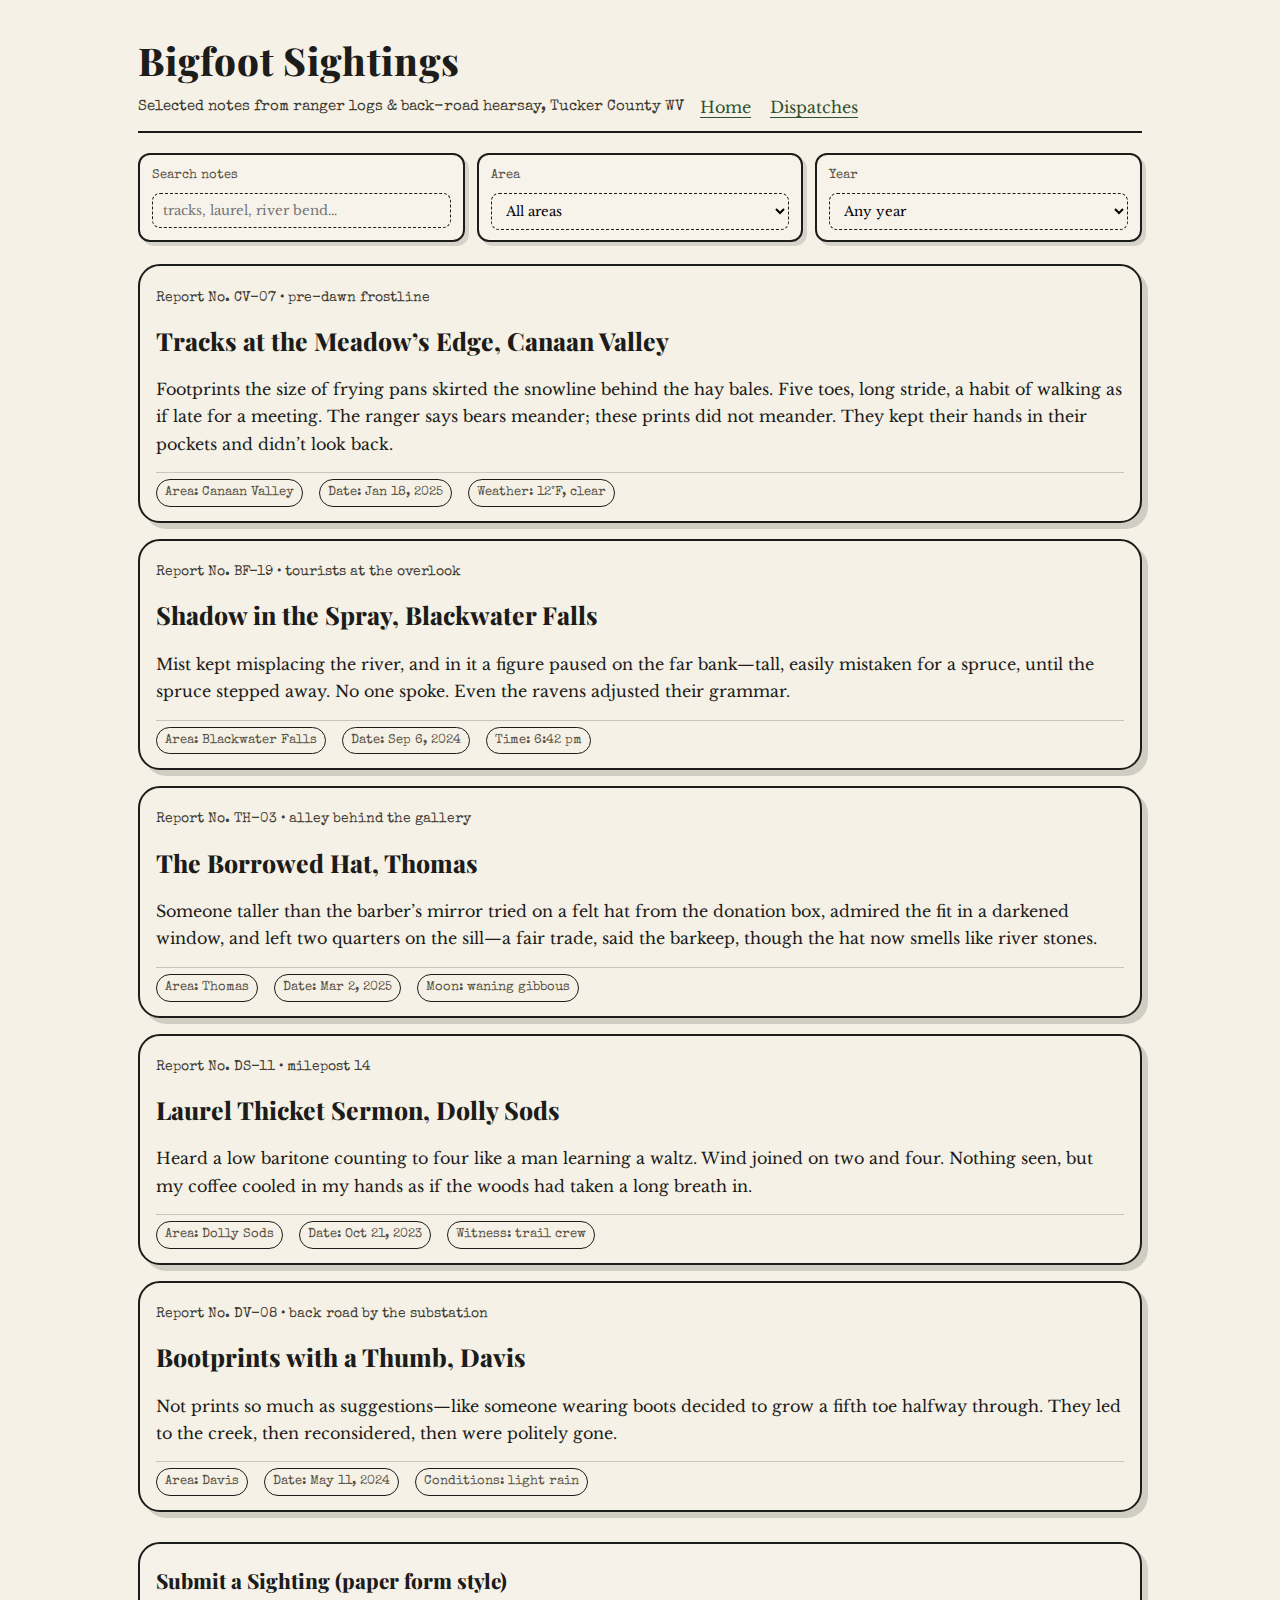
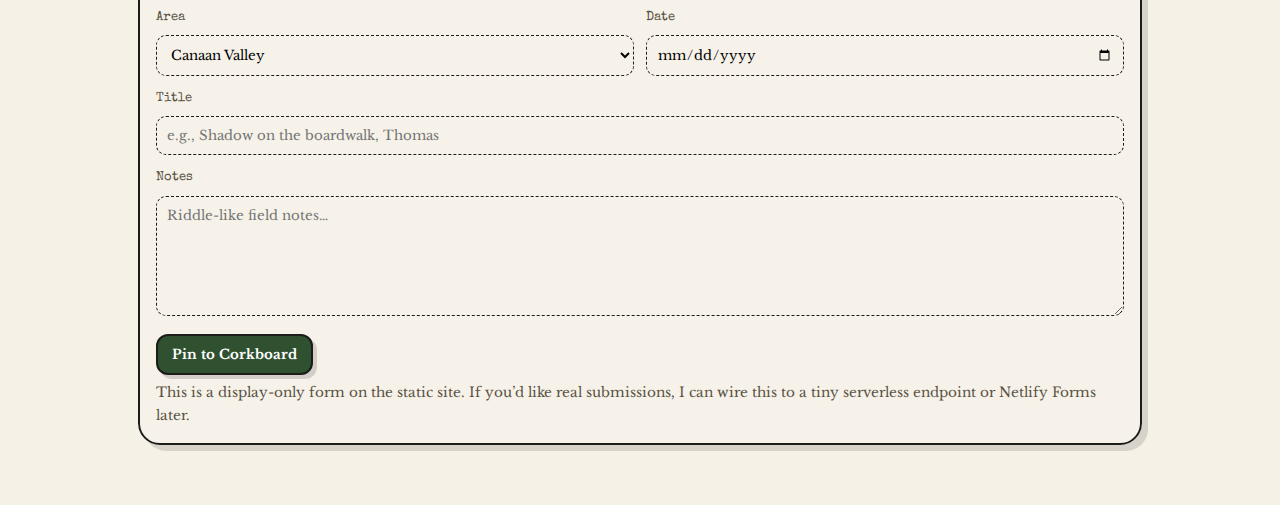
<file: posts/bigfoot-sightings.html>
<!DOCTYPE html>
<html lang="en">
<head>
  <meta charset="UTF-8" />
  <title>Bigfoot Sightings — The Blackwater Flyer</title>
  <meta name="viewport" content="width=device-width, initial-scale=1" />

  <!-- Fonts -->
  <link href="https://fonts.googleapis.com/css2?family=Libre+Baskerville:ital,wght@0,400;0,700;1,400&family=Playfair+Display:wght@700;800&family=Special+Elite&display=swap" rel="stylesheet">

  <style>
    /* ===== Blackwater Flyer Palette / Type ===== */
    :root{
      --ink:#1C1C1A;
      --paper:#F5F1E6;
      --pine:#2F5130;
      --cedar:#4D3B2F;
      --accent:#9B3E2A;
      --muted:#5a5346;
      --radius:12px;
      --radius-lg:22px;
      --ring: rgba(0,0,0,.12);
      --max: 1040px;
    }
    *{box-sizing:border-box}
    body{
      margin:0; background:var(--paper); color:var(--ink);
      font-family:'Libre Baskerville', Georgia, serif; line-height:1.7;
    }
    .wrap{max-width:var(--max); margin:0 auto; padding:28px 18px 60px}
    header{
      display:flex; align-items:flex-end; gap:16px; flex-wrap:wrap; margin-bottom:20px;
      border-bottom:2px solid var(--ink); padding-bottom:10px;
    }
    .brand{
      font-family:'Playfair Display', serif; font-weight:800;
      font-size:clamp(1.5rem,1.1rem + 1.8vw,2.4rem); letter-spacing:.02em; margin:0;
    }
    .subtitle{
      font-family:'Special Elite', monospace; color:#3f3b33; margin:2px 0 0 0; font-size:.95rem;
    }
    nav a{
      text-decoration:none; color:var(--pine); border-bottom:1px solid currentColor; margin-right:14px;
    }
    nav a:hover{color:var(--cedar)}

    /* ===== Controls ===== */
    .controls{
      display:grid; grid-template-columns: 1fr 1fr 1fr; gap:12px; margin:18px 0 22px;
    }
    .control{
      background:#fff3; border:2px solid var(--ink); border-radius:var(--radius);
      padding:10px 12px; box-shadow:4px 4px 0 var(--ring);
    }
    .control label{
      display:block; font-size:.82rem; color:var(--muted); margin-bottom:6px;
      font-family:'Special Elite', monospace;
    }
    .control input[type="search"],
    .control select{
      width:100%; background:transparent; border:1px dashed var(--ink); border-radius:8px;
      padding:8px 10px; font-family:'Libre Baskerville', serif;
    }

    /* ===== Cards ===== */
    .card{
      background:var(--paper); border:2px solid var(--ink); border-radius:var(--radius-lg);
      box-shadow:6px 6px 0 rgba(0,0,0,.15); padding:16px 16px 14px; margin:16px 0;
    }
    .card h2{
      font-family:'Playfair Display', serif; font-weight:800; margin:.2rem 0 .2rem;
      font-size:clamp(1.1rem,1rem + 1vw,1.55rem);
    }
    .meta{
      display:flex; flex-wrap:wrap; gap:10px 16px; font-size:.9rem; color:var(--muted);
      border-top:1px solid rgba(0,0,0,.18); padding-top:6px; margin-top:8px;
    }
    .chip{
      display:inline-block; padding:2px 8px; border:1px solid var(--ink); border-radius:999px;
      font-size:.8rem; font-family:'Special Elite', monospace;
    }
    .body p{margin:.9rem 0}
    .kicker{
      font-family:'Special Elite', monospace; color:#3f3b33; font-size:.9rem; margin:.2rem 0 .6rem;
    }

    /* ===== “Add a Sighting” (static) ===== */
    .add{
      margin-top:30px; padding:16px; border:2px solid var(--ink); border-radius:var(--radius-lg);
      box-shadow:6px 6px 0 rgba(0,0,0,.12); background:#fff2;
    }
    .add h3{
      font-family:'Playfair Display', serif; font-weight:800; margin:.2rem 0 8px;
      font-size:clamp(1.05rem,1rem + .6vw,1.3rem);
    }
    .grid{
      display:grid; grid-template-columns:1fr 1fr; gap:12px;
    }
    .grid .full{grid-column:1/-1}
    .add label{display:block; font-size:.82rem; color:var(--muted); margin-bottom:6px; font-family:'Special Elite',monospace}
    .add input, .add textarea, .add select{
      width:100%; padding:10px; border:1px dashed var(--ink); border-radius:10px; background:transparent;
      font-family:'Libre Baskerville', serif;
    }
    .add textarea{min-height:120px}
    .btn{
      display:inline-block; margin-top:10px; text-decoration:none; cursor:pointer;
      border:2px solid var(--ink); border-radius:12px; padding:10px 14px; background:var(--pine);
      color:#fff; font-weight:700; font-family:'Libre Baskerville', serif;
      box-shadow:4px 4px 0 rgba(0,0,0,.14);
    }
    .btn:hover{filter:brightness(1.05)}
    .note{font-size:.85rem; color:var(--muted); margin-top:6px}

    /* ===== Responsive ===== */
    @media (max-width:780px){
      .controls{grid-template-columns:1fr}
      .grid{grid-template-columns:1fr}
    }
  </style>
</head>
<body>
  <div class="wrap">
    <header>
      <div>
        <h1 class="brand">Bigfoot Sightings</h1>
        <p class="subtitle">Selected notes from ranger logs & back-road hearsay, Tucker County WV</p>
      </div>
      <nav aria-label="breadcrumb">
        <a href="/">Home</a>
        <a href="/posts/">Dispatches</a>
      </nav>
    </header>

    <!-- === Controls === -->
    <section class="controls" aria-label="Filters">
      <div class="control">
        <label for="q">Search notes</label>
        <input type="search" id="q" placeholder="tracks, laurel, river bend…" />
      </div>
      <div class="control">
        <label for="area">Area</label>
        <select id="area">
          <option value="">All areas</option>
          <option>Davis</option>
          <option>Thomas</option>
          <option>Blackwater Falls</option>
          <option>Canaan Valley</option>
          <option>Dolly Sods</option>
        </select>
      </div>
      <div class="control">
        <label for="year">Year</label>
        <select id="year">
          <option value="">Any year</option>
          <option>2025</option>
          <option>2024</option>
          <option>2023</option>
        </select>
      </div>
    </section>

    <!-- === Sightings List ===
      HOW TO ADD ONE:
      1) Duplicate a .card block below
      2) Change data-area and data-year attributes
      3) Update title/date/location and the prose in the .body
    -->
    <section id="list" aria-live="polite">

      <article class="card" data-area="Canaan Valley" data-year="2025">
        <div class="kicker">Report No. CV-07 • pre-dawn frostline</div>
        <h2>Tracks at the Meadow’s Edge, Canaan Valley</h2>
        <div class="body">
          <p>Footprints the size of frying pans skirted the snowline behind the hay bales. Five toes, long stride, a habit of walking as if late for a meeting. The ranger says bears meander; these prints did not meander. They kept their hands in their pockets and didn’t look back.</p>
        </div>
        <div class="meta">
          <span class="chip">Area: Canaan Valley</span>
          <span class="chip">Date: Jan 18, 2025</span>
          <span class="chip">Weather: 12°F, clear</span>
        </div>
      </article>

      <article class="card" data-area="Blackwater Falls" data-year="2024">
        <div class="kicker">Report No. BF-19 • tourists at the overlook</div>
        <h2>Shadow in the Spray, Blackwater Falls</h2>
        <div class="body">
          <p>Mist kept misplacing the river, and in it a figure paused on the far bank—tall, easily mistaken for a spruce, until the spruce stepped away. No one spoke. Even the ravens adjusted their grammar.</p>
        </div>
        <div class="meta">
          <span class="chip">Area: Blackwater Falls</span>
          <span class="chip">Date: Sep 6, 2024</span>
          <span class="chip">Time: 6:42 pm</span>
        </div>
      </article>

      <article class="card" data-area="Thomas" data-year="2025">
        <div class="kicker">Report No. TH-03 • alley behind the gallery</div>
        <h2>The Borrowed Hat, Thomas</h2>
        <div class="body">
          <p>Someone taller than the barber’s mirror tried on a felt hat from the donation box, admired the fit in a darkened window, and left two quarters on the sill—a fair trade, said the barkeep, though the hat now smells like river stones.</p>
        </div>
        <div class="meta">
          <span class="chip">Area: Thomas</span>
          <span class="chip">Date: Mar 2, 2025</span>
          <span class="chip">Moon: waning gibbous</span>
        </div>
      </article>

      <article class="card" data-area="Dolly Sods" data-year="2023">
        <div class="kicker">Report No. DS-11 • milepost 14</div>
        <h2>Laurel Thicket Sermon, Dolly Sods</h2>
        <div class="body">
          <p>Heard a low baritone counting to four like a man learning a waltz. Wind joined on two and four. Nothing seen, but my coffee cooled in my hands as if the woods had taken a long breath in.</p>
        </div>
        <div class="meta">
          <span class="chip">Area: Dolly Sods</span>
          <span class="chip">Date: Oct 21, 2023</span>
          <span class="chip">Witness: trail crew</span>
        </div>
      </article>

      <article class="card" data-area="Davis" data-year="2024">
        <div class="kicker">Report No. DV-08 • back road by the substation</div>
        <h2>Bootprints with a Thumb, Davis</h2>
        <div class="body">
          <p>Not prints so much as suggestions—like someone wearing boots decided to grow a fifth toe halfway through. They led to the creek, then reconsidered, then were politely gone.</p>
        </div>
        <div class="meta">
          <span class="chip">Area: Davis</span>
          <span class="chip">Date: May 11, 2024</span>
          <span class="chip">Conditions: light rain</span>
        </div>
      </article>

    </section>

    <!-- === Add a Sighting (static) === -->
    <section class="add" aria-label="Add a sighting">
      <h3>Submit a Sighting (paper form style)</h3>
      <div class="grid">
        <div>
          <label for="s-area">Area</label>
          <select id="s-area">
            <option>Canaan Valley</option>
            <option>Blackwater Falls</option>
            <option>Thomas</option>
            <option>Davis</option>
            <option>Dolly Sods</option>
          </select>
        </div>
        <div>
          <label for="s-date">Date</label>
          <input id="s-date" type="date" />
        </div>
        <div class="full">
          <label for="s-title">Title</label>
          <input id="s-title" type="text" placeholder="e.g., Shadow on the boardwalk, Thomas" />
        </div>
        <div class="full">
          <label for="s-notes">Notes</label>
          <textarea id="s-notes" placeholder="Riddle-like field notes…"></textarea>
        </div>
      </div>
      <button class="btn" type="button" id="fake-submit">Pin to Corkboard</button>
      <div class="note">This is a display-only form on the static site. If you’d like real submissions, I can wire this to a tiny serverless endpoint or Netlify Forms later.</div>
    </section>
  </div>

  <script>
    // Simple filter & search for the static list
    (function(){
      const q = document.getElementById('q');
      const area = document.getElementById('area');
      const year = document.getElementById('year');
      const list = document.getElementById('list');
      const cards = Array.from(list.querySelectorAll('.card'));

      function apply(){
        const term = (q.value || '').toLowerCase();
        const a = area.value;
        const y = year.value;

        cards.forEach(c=>{
          const hay = c.textContent.toLowerCase();
          const okQ = !term || hay.includes(term);
          const okA = !a || c.dataset.area === a;
          const okY = !y || c.dataset.year === y;
          c.style.display = (okQ && okA && okY) ? '' : 'none';
        });
      }
      q.addEventListener('input', apply);
      area.addEventListener('change', apply);
      year.addEventListener('change', apply);

      // Fake submit for the static form
      document.getElementById('fake-submit').addEventListener('click', ()=>{
        alert('Thanks! On this static version, submissions aren’t stored. I can hook this to Netlify Forms or a tiny serverless function when you’re ready.');
      });
    })();
  </script>
</body>
</html>
</file>
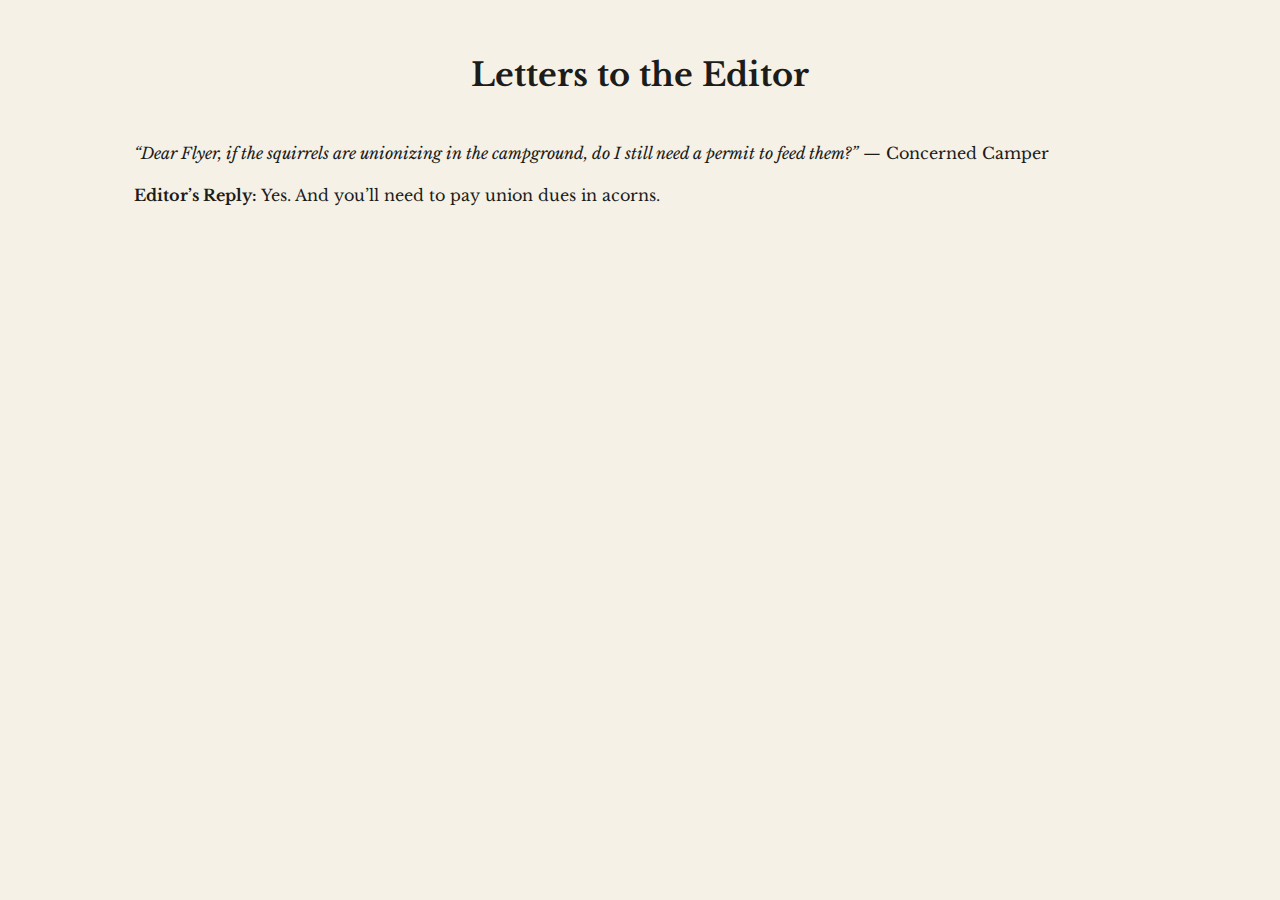
<file: posts/letters.html>
<!DOCTYPE html>
<html lang="en">
<head>
  <meta charset="utf-8">
  <title>Letters to the Editor - The Blackwater Flyer</title>
  <link rel="stylesheet" href="/assets/css/style.css">
</head>
<body>
  <header class="masthead">
    <div class="plaque">
      <h1>Letters to the Editor</h1>
    </div>
  </header>

  <main class="container">
    <article>
      <p><em>“Dear Flyer, if the squirrels are unionizing in the campground, do I still need a permit to feed them?”</em> — Concerned Camper</p>
      <p><strong>Editor’s Reply:</strong> Yes. And you’ll need to pay union dues in acorns.</p>
    </article>
  </main>
</body>
</html>
</file>
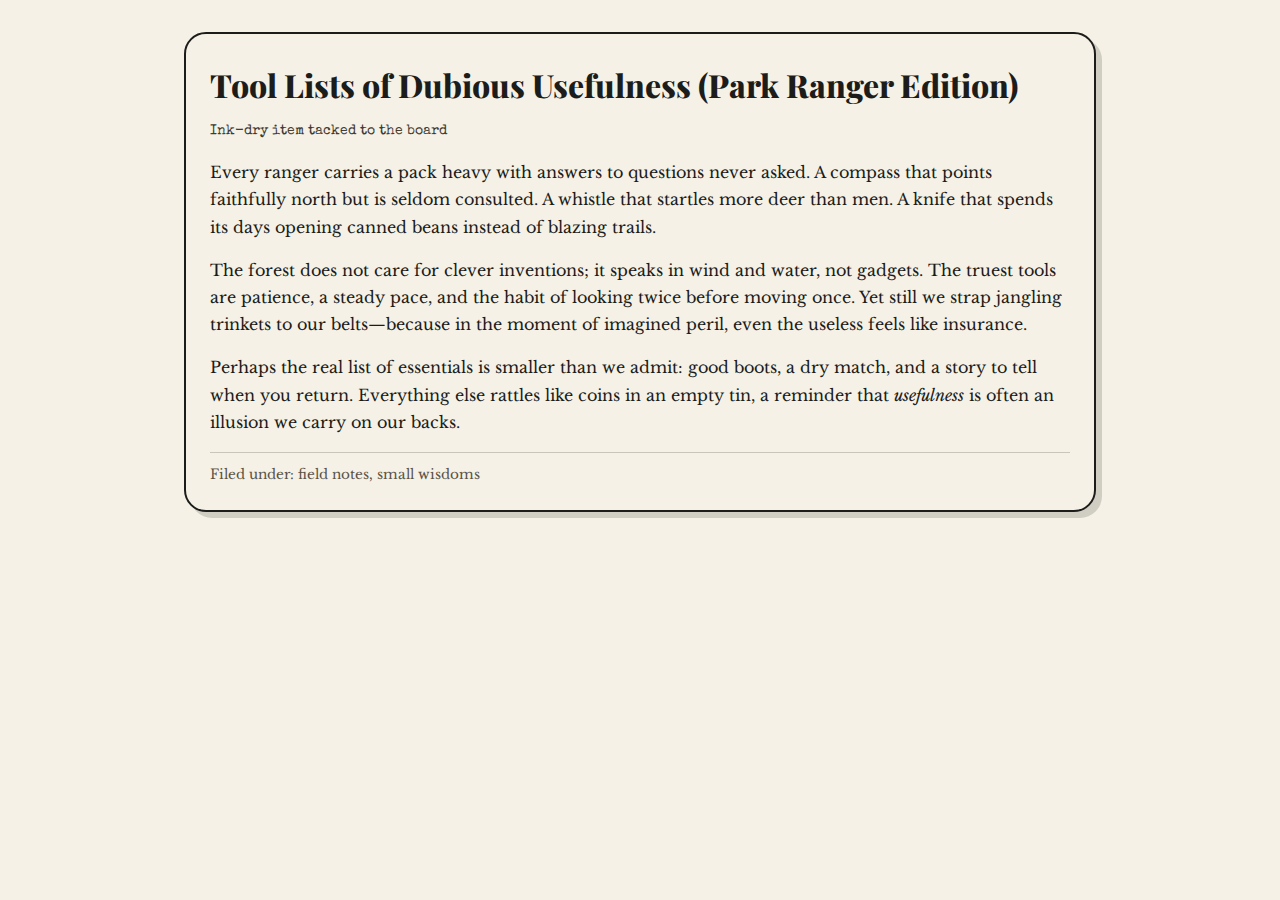
<file: posts/park-ranger-tools.html>
<!DOCTYPE html>
<html lang="en">
<head>
  <meta charset="UTF-8">
  <title>Tool Lists of Dubious Usefulness (Park Ranger Edition)</title>
  <meta name="viewport" content="width=device-width, initial-scale=1.0">

  <!-- Fonts & Styles -->
  <link href="https://fonts.googleapis.com/css2?family=Libre+Baskerville:ital,wght@0,400;0,700;1,400&family=Playfair+Display:wght@600;700;800&family=Special+Elite&display=swap" rel="stylesheet">
  <style>
    :root{
      --ink:#1C1C1A;
      --paper:#F5F1E6;
      --pine:#2F5130;
      --cedar:#4D3B2F;
      --accent:#9B3E2A;
      --radius:12px;
      --radius-lg:22px;
    }
    body{background:var(--paper);color:var(--ink);margin:0;padding:2rem;font-family:'Libre Baskerville',serif;line-height:1.7}
    .dispatch-card{
      background:var(--paper);
      border:2px solid var(--ink);
      border-radius:var(--radius-lg);
      box-shadow:6px 6px 0 rgba(0,0,0,.15);
      padding:1.5rem;
      max-width:860px;
      margin:0 auto;
    }
    .dispatch-title{font-family:'Playfair Display',serif;font-weight:800;font-size:2rem;margin:0 0 .4rem 0}
    .dispatch-sub{font-family:'Special Elite',monospace;color:#3f3b33;font-size:.9rem;margin-bottom:1rem}
    .dispatch-body p{margin:1rem 0}
    .dispatch-meta{font-size:.85rem;color:#5a5346;border-top:1px solid rgba(0,0,0,.18);padding-top:.6rem;margin-top:1rem}
  </style>
</head>
<body>
  <article class="dispatch-card">
    <h1 class="dispatch-title">Tool Lists of Dubious Usefulness (Park Ranger Edition)</h1>
    <div class="dispatch-sub">Ink-dry item tacked to the board</div>

    <div class="dispatch-body">
      <p>Every ranger carries a pack heavy with answers to questions never asked. A compass that points faithfully north but is seldom consulted. A whistle that startles more deer than men. A knife that spends its days opening canned beans instead of blazing trails.</p>
      <p>The forest does not care for clever inventions; it speaks in wind and water, not gadgets. The truest tools are patience, a steady pace, and the habit of looking twice before moving once. Yet still we strap jangling trinkets to our belts—because in the moment of imagined peril, even the useless feels like insurance.</p>
      <p>Perhaps the real list of essentials is smaller than we admit: good boots, a dry match, and a story to tell when you return. Everything else rattles like coins in an empty tin, a reminder that <em>usefulness</em> is often an illusion we carry on our backs.</p>
    </div>

    <div class="dispatch-meta">Filed under: field notes, small wisdoms</div>
  </article>
</body>
</html>
</file>
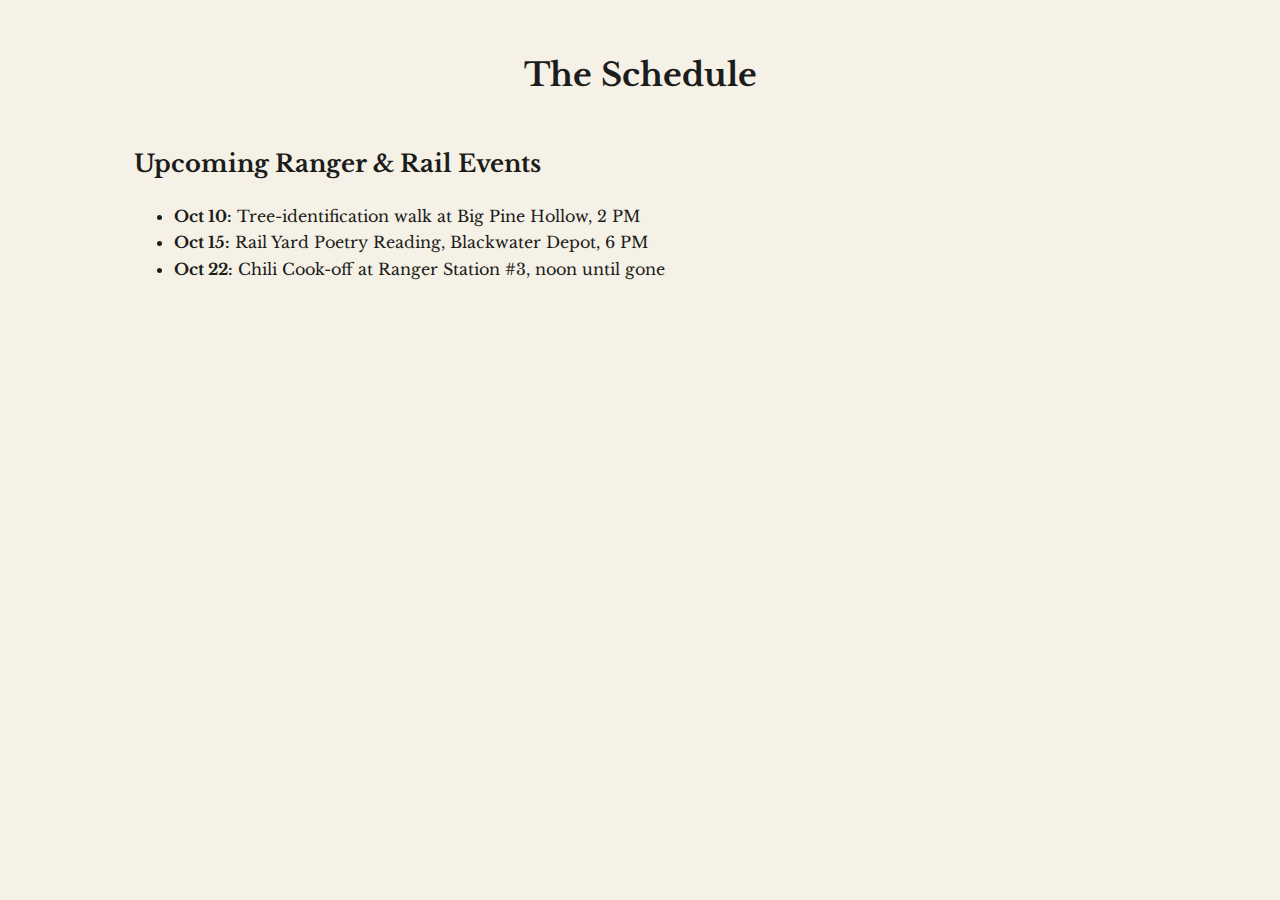
<file: posts/schedule.html>
<!DOCTYPE html>
<html lang="en">
<head>
  <meta charset="utf-8">
  <title>The Schedule - The Blackwater Flyer</title>
  <link rel="stylesheet" href="/assets/css/style.css">
</head>
<body>
  <header class="masthead">
    <div class="plaque">
      <h1>The Schedule</h1>
    </div>
  </header>

  <main class="container">
    <h2>Upcoming Ranger & Rail Events</h2>
    <ul>
      <li><strong>Oct 10:</strong> Tree-identification walk at Big Pine Hollow, 2 PM</li>
      <li><strong>Oct 15:</strong> Rail Yard Poetry Reading, Blackwater Depot, 6 PM</li>
      <li><strong>Oct 22:</strong> Chili Cook-off at Ranger Station #3, noon until gone</li>
    </ul>
  </main>
</body>
</html>
</file>
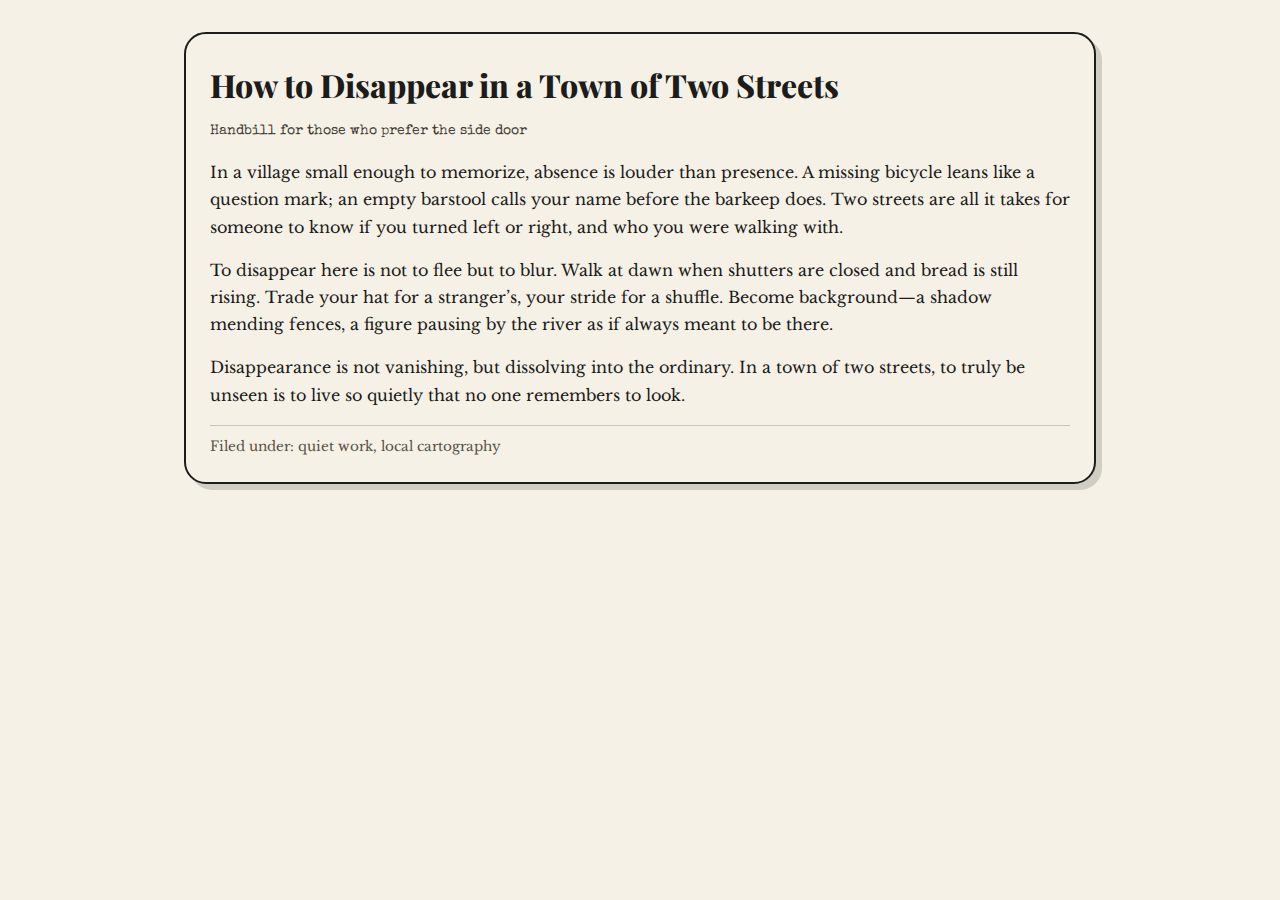
<file: posts/two-streets.html>
<!DOCTYPE html>
<html lang="en">
<head>
  <meta charset="UTF-8">
  <title>How to Disappear in a Town of Two Streets</title>
  <meta name="viewport" content="width=device-width, initial-scale=1.0">

  <!-- Fonts & Styles -->
  <link href="https://fonts.googleapis.com/css2?family=Libre+Baskerville:ital,wght@0,400;0,700;1,400&family=Playfair+Display:wght@600;700;800&family=Special+Elite&display=swap" rel="stylesheet">
  <style>
    :root{
      --ink:#1C1C1A;
      --paper:#F5F1E6;
      --pine:#2F5130;
      --cedar:#4D3B2F;
      --accent:#9B3E2A;
      --radius:12px;
      --radius-lg:22px;
    }
    body{background:var(--paper);color:var(--ink);margin:0;padding:2rem;font-family:'Libre Baskerville',serif;line-height:1.7}
    .dispatch-card{
      background:var(--paper);
      border:2px solid var(--ink);
      border-radius:var(--radius-lg);
      box-shadow:6px 6px 0 rgba(0,0,0,.15);
      padding:1.5rem;
      max-width:860px;
      margin:0 auto;
    }
    .dispatch-title{font-family:'Playfair Display',serif;font-weight:800;font-size:2rem;margin:0 0 .4rem 0}
    .dispatch-sub{font-family:'Special Elite',monospace;color:#3f3b33;font-size:.9rem;margin-bottom:1rem}
    .dispatch-body p{margin:1rem 0}
    .dispatch-meta{font-size:.85rem;color:#5a5346;border-top:1px solid rgba(0,0,0,.18);padding-top:.6rem;margin-top:1rem}
  </style>
</head>
<body>
  <article class="dispatch-card">
    <h1 class="dispatch-title">How to Disappear in a Town of Two Streets</h1>
    <div class="dispatch-sub">Handbill for those who prefer the side door</div>

    <div class="dispatch-body">
      <p>In a village small enough to memorize, absence is louder than presence. A missing bicycle leans like a question mark; an empty barstool calls your name before the barkeep does. Two streets are all it takes for someone to know if you turned left or right, and who you were walking with.</p>
      <p>To disappear here is not to flee but to blur. Walk at dawn when shutters are closed and bread is still rising. Trade your hat for a stranger’s, your stride for a shuffle. Become background—a shadow mending fences, a figure pausing by the river as if always meant to be there.</p>
      <p>Disappearance is not vanishing, but dissolving into the ordinary. In a town of two streets, to truly be unseen is to live so quietly that no one remembers to look.</p>
    </div>

    <div class="dispatch-meta">Filed under: quiet work, local cartography</div>
  </article>
</body>
</html>
</file>
<file: assets/css/style.css>
/* === The Blackwater Flyer — 1920s bulletin / train + park ranger vibe === */

/* Google Fonts first (must be before rules) */
@import url('https://fonts.googleapis.com/css2?family=Libre+Baskerville:ital,wght@0,400;0,700;1,400&family=Playfair+Display:wght@600;700;800&family=Special+Elite&display=swap');

:root{
  --ink:#1C1C1A;
  --paper:#F5F1E6;      /* cream newsprint */
  --pine:#2F5130;       /* ranger green */
  --cedar:#4D3B2F;      /* signpost brown */
  --accent:#9B3E2A;     /* barn red (sparingly) */
  --radius:12px;
  --radius-lg:22px;
  --container:1040px;
}

/* Base */
*{box-sizing:border-box}
html,body{
  margin:0;padding:0;background:var(--paper);color:var(--ink);
  font-family:'Libre Baskerville', Georgia, 'Times New Roman', serif;line-height:1.65
}
a{color:var(--ink)} a:hover{text-decoration:underline}
.smallcaps{font-variant:small-caps;letter-spacing:.12em}

/* Layout */
.container{max-width:var(--container);margin:0 auto;padding:0 14px 40px}
.grid{display:grid;grid-template-columns:1fr;gap:22px}
@media(min-width:900px){.grid{grid-template-columns:1.2fr .8fr}}

/* ===== Masthead (single plaque) ===== */
.masthead{
  margin:28px auto 14px;
  display:flex;justify-content:center;padding:0 16px;
}
.plaque{
  width:min(1100px,96vw);
  background:#efe8da;                  /* parchment */
  border:6px solid #3a2d23;            /* dark trim */
  border-radius:var(--radius-lg);
  box-shadow:0 3px 0 #3a2d23, 0 10px 24px rgba(0,0,0,.12);
  padding:28px 28px 20px;
  text-align:center;
}
.plaque-logo{display:block;width:100%;height:auto;margin:0 auto 8px}
.plaque-tag{
  margin:0;font-family:"Crimson Pro", Georgia, serif;
  letter-spacing:.12em;font-size:.95rem;opacity:.85
}

/* Remove any legacy ribbons/frames/sub-lines */
.header-ribbon,.mast-subline,.mastframe,.ribbon{display:none !important}
/* If an old sidebar/duplicate masthead exists, hide it */
.mast-aside,.hero-aside,.site-rail,.sidebar-title{display:none !important}

/* ===== Nav pills under the plaque ===== */
.flyer-nav{
  display:flex;gap:14px;justify-content:center;flex-wrap:wrap;
  padding:4px 16px 22px
}
.pill{
  border:2px dashed #3a2d23;border-radius:12px;
  padding:8px 14px;text-decoration:none;font-weight:600;
  color:#2b231c;background:#efe8da;box-shadow:0 1px 0 #3a2d23;
}
.pill:hover{transform:translateY(-1px);box-shadow:0 2px 0 #3a2d23}

/* ===== Cards / bulletin panels ===== */
.card{
  border:3px solid var(--ink);border-radius:var(--radius);
  background:#fffef8;box-shadow:0 2px 0 var(--ink)
}
.card + .card{margin-top:18px}
.card-header{
  padding:14px;border-bottom:2px solid var(--ink);
  background:repeating-linear-gradient(90deg,#fffef8,#fffef8 5px,#fff 6px,#fff 7px)
}
.card-title{
  font-family:'Playfair Display', Georgia, serif;
  font-size:28px;margin:0;letter-spacing:1px
}
.card-meta{
  font-family:'Special Elite', monospace;color:var(--cedar);
  margin-top:6px;font-size:13px
}
.card-body{padding:18px;font-size:18px;line-height:1.75}
.dropcap:first-letter{
  float:left;font-family:'Playfair Display', serif;font-size:64px;
  line-height:.9;padding-right:10px;color:var(--pine);text-transform:uppercase
}

/* ===== Sidebar notes ===== */
.note{
  border:2px solid var(--cedar);border-radius:var(--radius);
  background:#fff9f0;padding:14px;
  font-family:'Special Elite', monospace;font-size:15px
}
.note h4{margin:0 0 6px 0;font-size:16px;letter-spacing:1px}
.note ul{margin:0;padding-left:18px}
.note li{margin:6px 0}

/* Ornament & footer */
.orn{display:block;margin:12px auto 16px;height:14px;width:auto}
.footer{
  max-width:var(--container);margin:16px auto 36px;padding:10px 14px;
  border-top:2px dashed var(--cedar);color:var(--cedar);
  font-family:'Special Elite', monospace
}

/* Minor spacing before first article card */
main,.content,.page-body{margin-top:8px}

/* Responsive tweaks */
@media(max-width:640px){
  .plaque{border-width:5px;border-radius:18px;padding:20px}
  .plaque-tag{font-size:.9rem;letter-spacing:.10em}
  .pill{padding:7px 12px}
}

/* Remove legacy masthead frame */
.masthead{
  margin: 28px auto 14px;
  padding: 0 16px;
  display: flex;
  justify-content: center;
  border: none !important;
  background: none !important;
  box-shadow: none !important;
}

/* If you kept the <p class="plaque-tag"> in HTML, hide it to avoid duplication */
.plaque-tag{ display: none !important; }

/* Remove the extra outer masthead border/background */
.masthead {
  margin: 28px auto 14px;
  display: flex;
  justify-content: center;
  padding: 0 16px;
  border: none !important;
  background: none !important;
  box-shadow: none !important;
}

/* Make the inner plaque larger so it fills nicely */
.plaque {
  width: min(1150px, 98vw);  /* was 1100px */
  padding: 36px 36px 28px;   /* more breathing room */
  border-width: 6px;
}

/* Remove the outer masthead frame so only the plaque shows */
.masthead {
  border: none !important;
  background: none !important;
  box-shadow: none !important;
  padding: 0 16px;
  margin: 28px auto 14px;
  display: flex;
  justify-content: center;
}

/* --- Use ONLY the inner frame baked into the SVG logo --- */
.masthead{
  margin:28px auto 14px;
  padding:0 16px;
  display:flex;
  justify-content:center;
  border:none !important;
  background:none !important;
  box-shadow:none !important;
}

/* remove outer box from the wrapper */
.plaque{
  width:min(1200px,98vw);
  padding:0 !important;
  border:none !important;
  background:none !important;
  box-shadow:none !important;
}

/* scale the SVG nicely */
.plaque-logo{
  display:block;
  width:100%;
  height:auto;
  margin:0 auto;
}

/* if any strapline text exists under the SVG, hide it (SVG already has one) */
.plaque-tag{ display:none !important; }

/* === Dispatch Card Styles (Blackwater Flyer) === */
@import url('https://fonts.googleapis.com/css2?family=Libre+Baskerville:ital,wght@0,400;0,700;1,400&family=Playfair+Display:wght@600;700;800&family=Special+Elite&display=swap');

:root{
  --ink:#1C1C1A;
  --paper:#F5F1E6;
  --pine:#2F5130;
  --cedar:#4D3B2F;
  --accent:#9B3E2A;
  --radius:12px;
  --radius-lg:22px;
}

.dispatch-card{
  background:var(--paper);
  color:var(--ink);
  border:2px solid var(--ink);
  border-radius:var(--radius-lg);
  box-shadow:6px 6px 0 rgba(0,0,0,.15);
  padding:1.25rem 1.25rem 1.5rem;
  max-width:860px;
  margin:1.25rem auto;
}

.dispatch-title{
  font-family:'Playfair Display', serif;
  font-weight:800;
  font-size:clamp(1.4rem, 1.1rem + 1.2vw, 2rem);
  margin:0 0 .25rem 0;
}

.dispatch-sub{
  font-family:'Special Elite', monospace;
  color:#3f3b33;
  font-size:.9rem;
  margin:.1rem 0 1rem 0;
}

.dispatch-meta{
  font-family:'Libre Baskerville', serif;
  font-size:.85rem;
  color:#5a5346;
  border-top:1px solid rgba(0,0,0,.18);
  padding-top:.6rem;
  margin-top:.4rem;
}

.dispatch-body{
  font-family:'Libre Baskerville', serif;
  line-height:1.7;
  font-size:1rem;
}

.dispatch-body p{margin:.8rem 0}
.dispatch-body em{font-style:italic}
.dispatch-body strong{font-weight:700}

.dispatch-link{
  display:inline-block;
  margin-top:1rem;
  font-family:'Libre Baskerville', serif;
  text-decoration:none;
  color:var(--pine);
  border-bottom:1px solid currentColor;
}
.dispatch-link:hover{color:var(--cedar)}

/* === Bigfoot sidebar card (clean) === */
.bf-wrap{max-width:1040px;margin:24px auto;padding:0 18px}
.bf-aside{
  background:var(--paper);
  border:2px solid var(--ink);
  border-radius:var(--radius-lg);
  box-shadow:6px 6px 0 rgba(0,0,0,.15);
  padding:18px 18px 16px;
}
.bf-hed{
  margin:0 0 .25rem 0;
  font-family:'Playfair Display',serif;
  font-weight:800;
  font-size:clamp(1.2rem,1rem + 1vw,1.6rem);
  letter-spacing:.01em;
}
.bf-sub{
  font-family:'Special Elite',monospace;
  color:#3f3b33;
  font-size:.92rem;
  margin:.1rem 0 .8rem 0;
}
.bf-txt{font-family:'Libre Baskerville',serif;line-height:1.7;margin:.8rem 0}
.bf-cta{
  display:inline-block;margin-top:.5rem;
  text-decoration:none;font-weight:700;
  font-family:'Libre Baskerville',serif;
  border:2px solid var(--ink);border-radius:12px;
  padding:9px 12px;background:var(--pine);color:#fff;
  box-shadow:4px 4px 0 rgba(0,0,0,.14)
}
.bf-cta:hover{filter:brightness(1.05)}

/* stamp */
.bf-stamp{
  float:right;
  margin:0 0 .4rem .8rem;
  width:92px;height:92px;flex:none;
  border:2px solid var(--ink);
  border-radius:999px;
  background:repeating-linear-gradient(135deg,#0000 0 9px,rgba(0,0,0,.04) 9px 18px);
  display:flex;align-items:center;justify-content:center;
  box-shadow:4px 4px 0 rgba(0,0,0,.1);
}
.bf-stamp svg{width:62px;height:62px;display:block}

/* small screens: drop the float and center the stamp */
@media (max-width:860px){
  .bf-stamp{float:none;margin:0 auto .6rem auto}
}


/* Small screens */
@media (max-width:860px){
  .bf-card{grid-template-columns:1fr}
  .bf-art{border-left:0; border-top:2px solid var(--ink)}
}
</file>
